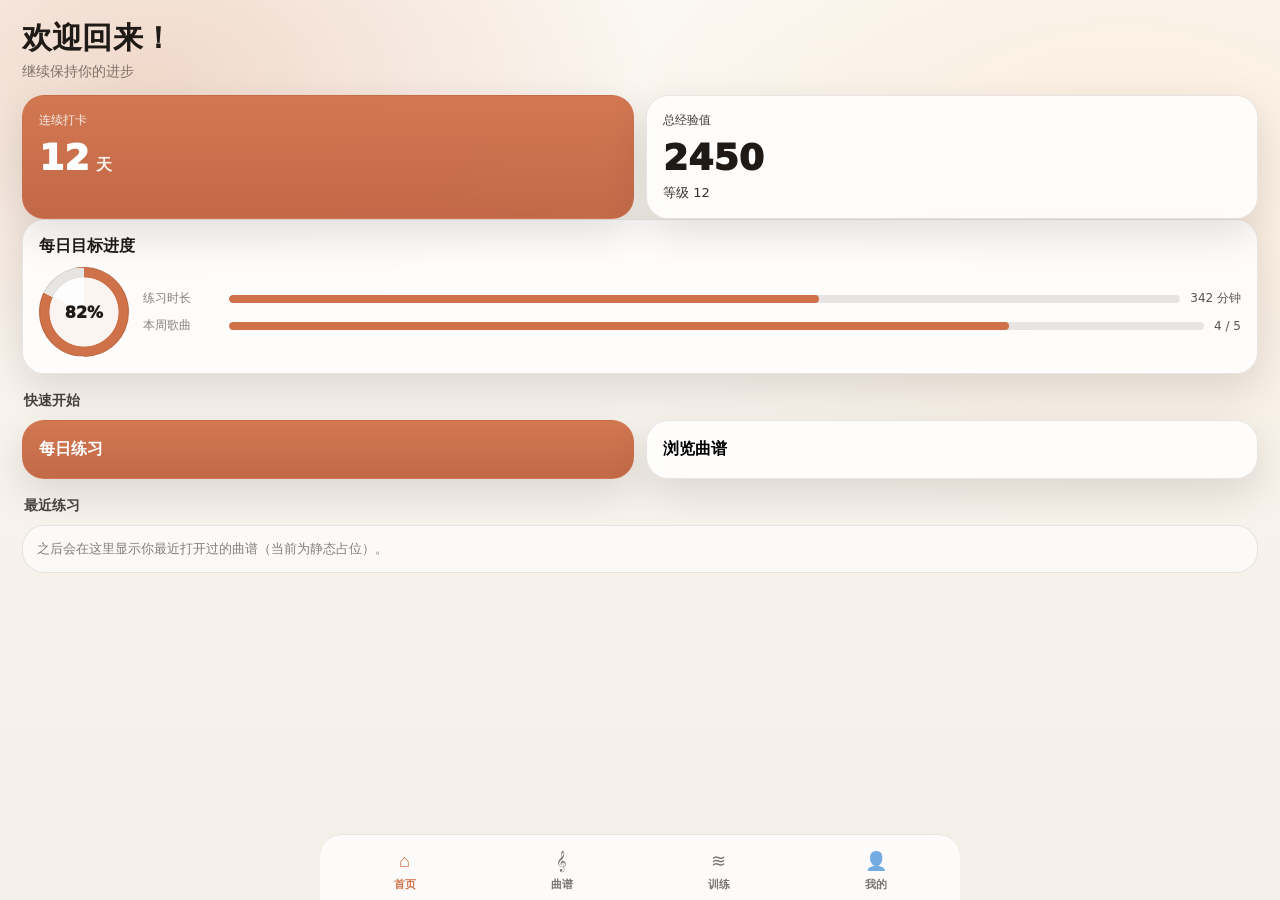
<file: index.html>
<!doctype html>
<html lang="zh-Hans">
  <head>
    <meta charset="utf-8" />
    <meta name="viewport" content="width=device-width, initial-scale=1, viewport-fit=cover" />
    <meta name="theme-color" content="#F4EFE8" />
    <meta name="apple-mobile-web-app-capable" content="yes" />
    <meta name="mobile-web-app-capable" content="yes" />
    <meta name="apple-mobile-web-app-status-bar-style" content="default" />

    <link rel="manifest" href="./manifest.webmanifest?v=15" />
    <link rel="icon" href="./assets/icon-192.png" />
    <link rel="apple-touch-icon" href="./assets/icon-192.png" />

    <title>吉他谱</title>
    <link rel="stylesheet" href="./styles.css?v=28" />
  </head>
  <body>
    <div id="app" class="app">
      <main class="pages" aria-label="页面">
        <!-- Home -->
        <section id="pageHome" class="page is-active" data-page="home" aria-label="首页">
          <div class="page__scroll">
            <div class="pageHead">
              <div class="pageHead__title">欢迎回来！</div>
              <div class="pageHead__sub">继续保持你的进步</div>
            </div>

            <div class="grid2">
              <div class="card card--accent">
                <div class="card__kpi">
                  <div class="kpi__label">连续打卡</div>
                  <div class="kpi__value">12<span class="kpi__unit">天</span></div>
                </div>
              </div>
              <div class="card">
                <div class="card__kpi">
                  <div class="kpi__label">总经验值</div>
                  <div class="kpi__value">2450</div>
                  <div class="kpi__sub">等级 12</div>
                </div>
              </div>
            </div>

            <div class="card">
              <div class="card__title">每日目标进度</div>
              <div class="progressRow">
                <div class="progressRing">
                  <div class="progressRing__val">82%</div>
                </div>
                <div class="progressStats">
                  <div class="statLine">
                    <div class="statLine__label">练习时长</div>
                    <div class="statLine__bar"><div class="statLine__fill" style="width: 62%"></div></div>
                    <div class="statLine__val">342 分钟</div>
                  </div>
                  <div class="statLine">
                    <div class="statLine__label">本周歌曲</div>
                    <div class="statLine__bar"><div class="statLine__fill" style="width: 80%"></div></div>
                    <div class="statLine__val">4 / 5</div>
                  </div>
                </div>
              </div>
            </div>

            <div class="sectionTitle">快速开始</div>
            <div class="grid2">
              <button id="btnGoPractice" class="cardBtn cardBtn--accent" type="button">每日练习</button>
              <button id="btnGoScores" class="cardBtn" type="button">浏览曲谱</button>
            </div>

            <div class="sectionTitle">最近练习</div>
            <div class="list">
              <div class="listItem muted">之后会在这里显示你最近打开过的曲谱（当前为静态占位）。</div>
            </div>
          </div>
        </section>

        <!-- Scores -->
        <section id="pageScores" class="page" data-page="scores" aria-label="曲谱">
          <div class="page__scroll">
            <div id="scoresHead" class="pageHead pageHead--row">
              <div>
                <div class="pageHead__title">曲谱库</div>
                <div class="pageHead__sub">支持本地导入，离线可用</div>
              </div>
              <button id="btnNewSong" class="pill pill--accent" type="button">新建曲谱</button>
            </div>

            <!-- Library mode -->
            <div id="scoresLibrary">
              <div class="search">
                <div class="search__icon" aria-hidden="true">🔎</div>
                <input id="searchInput" class="search__input" type="search" placeholder="搜索歌名或者艺术家..." />
              </div>

              <div class="chips">
                <button id="btnFilterAll" class="chip is-active" type="button">全部曲谱</button>
                <button id="btnFilterFav" class="chip" type="button">我的收藏</button>
                <button id="btnFilterRecent" class="chip" type="button">最近练习</button>
                <button id="btnImportHelp" class="chip chip--ghost" type="button">支持格式</button>
                <button id="btnClearAll" class="chip chip--danger" type="button">清空曲库</button>
              </div>

              <div class="sectionTitle sectionTitle--icon">
                <span class="sectionTitle__icon" aria-hidden="true">📈</span>
                热门曲谱
              </div>
              <div id="featuredList" class="hScroll" aria-label="热门曲谱列表"></div>
              <div id="featuredEmpty" class="muted" hidden>创建一些曲谱后，这里会显示你常用的曲谱。</div>

              <div class="sectionTitle">全部歌曲</div>
              <div id="libraryEmpty" class="empty" hidden>
                <div class="empty__title">还没有创建曲谱</div>
                <div class="empty__sub">点击右上角“新建曲谱”开始</div>
              </div>
              <div id="libraryList" class="list" role="list"></div>
            </div>

            <!-- 曲谱详情已移动到独立页面（pageScoreDetail） -->
          </div>
        </section>

        <!-- Score Detail -->
        <section id="pageScoreDetail" class="page" data-page="score" aria-label="曲谱详情">
          <div id="scoreDetailScroll" class="page__scroll">
            <div class="detailHead detailHead--sticky">
              <button id="btnBackToLibrary" class="navBtn" type="button" aria-label="返回">‹</button>
              <div class="detailHead__meta">
                <div id="detailTitle" class="detailHead__title">曲谱</div>
                <div id="detailSub" class="detailHead__sub">本地 · 0 页</div>
              </div>
              <div class="detailHead__actions">
                <button id="btnImportPages" class="navPill navPill--accent" type="button">导入页面</button>
                <button id="btnDeleteSong" class="navPill" type="button">删除曲谱</button>
              </div>
            </div>

            <input
              id="importPagesFiles"
              type="file"
              multiple
              accept=".txt,.tab,.pro,.chopro,.md,.pdf,image/*"
              class="fileInput"
            />

            <div class="detailQuick detailQuick--sticky">
              <button id="btnMetronome" class="navPill" type="button">收起节拍器</button>
            </div>

            <div id="metronomeControls" class="metro">
              <div class="metro__row">
                <div class="metro__label">BPM</div>
                <input id="metroBpm" type="range" min="40" max="240" step="1" value="100" />
                <div id="metroBpmText" class="metro__value">100</div>
              </div>
              <div class="metro__row">
                <div class="metro__label">拍号</div>
                <select id="metroBeats" class="select">
                  <option value="2">2/4</option>
                  <option value="3">3/4</option>
                  <option value="4" selected>4/4</option>
                  <option value="5">5/4</option>
                  <option value="6">6/8</option>
                  <option value="7">7/8</option>
                  <option value="8">8/8</option>
                  <option value="9">9/8</option>
                  <option value="10">10/8</option>
                  <option value="12">12/8</option>
                </select>
                <label class="check">
                  <input id="metroAccent" type="checkbox" checked />
                  <span>重音</span>
                </label>
                <div id="metroPulse" class="metro__pulse" aria-label="节拍指示"></div>
              </div>
              <div class="metro__row">
                <button id="btnMetroToggle" class="btn btn--primary btn--sm" type="button">开始</button>
                <button id="btnMetroTap" class="btn btn--ghost btn--sm" type="button">点按测速</button>
                <button id="btnMetroStop" class="btn btn--ghost btn--sm" type="button">停止</button>
              </div>
            </div>

            <!-- Auto-scroll: floating dock (right side) -->
            <div class="scrollDock" aria-label="自动滚动面板">
              <button id="btnAutoScroll" class="navPill navPill--accent scrollDock__btn" type="button">自动滚动</button>
              <div id="scrollControls" class="scrollControls scrollDock__panel" hidden>
                <div class="scrollControls__row">
                  <div class="scrollControls__label">预设</div>
                  <div class="scrollPresets" role="group" aria-label="滚动速度预设">
                    <button id="scrollPresetSlow" class="chip chip--ghost chip--sm" type="button">慢</button>
                    <button id="scrollPresetNormal" class="chip chip--ghost chip--sm is-active" type="button">标准</button>
                    <button id="scrollPresetFast" class="chip chip--ghost chip--sm" type="button">快</button>
                  </div>
                </div>
                <div class="scrollControls__row">
                  <div class="scrollControls__label">速度</div>
                  <input id="scrollSpeed" type="range" min="0" max="12" step="0.25" value="2.5" />
                  <div id="scrollSpeedText" class="scrollControls__value">2.5</div>
                </div>
                <div class="scrollControls__row">
                  <button id="btnScrollStop" class="btn btn--ghost btn--sm" type="button">停止</button>
                  <button id="btnScrollTop" class="btn btn--ghost btn--sm" type="button">回到顶部</button>
                  <button id="btnScrollBottom" class="btn btn--ghost btn--sm" type="button">到底部</button>
                </div>
              </div>
            </div>

            <div id="sheet" class="sheet" tabindex="0" aria-label="谱面内容">
              <pre id="sheetText" class="sheet__text" hidden></pre>
              <div id="sheetBinary" class="sheet__binary" hidden></div>
            </div>

            <div class="sectionTitle">页面</div>
            <div id="pagesEmpty" class="empty">
              <div class="empty__title">还没有页面</div>
              <div class="empty__sub">点击“导入页面”选择 2-3 张图片或 PDF</div>
            </div>
            <div id="pagesList" class="list" role="list"></div>
          </div>
        </section>

        <!-- Practice -->
        <section id="pagePractice" class="page" data-page="practice" aria-label="训练">
          <div class="page__scroll">
            <div class="pageHead">
              <div class="pageHead__title">每日练习</div>
              <div class="pageHead__sub">循序渐进提升技能</div>
            </div>

            <div class="grid2">
              <div class="card card--accent">
                <div class="card__kpi">
                  <div class="kpi__label">连续打卡</div>
                  <div class="kpi__value">12<span class="kpi__unit">天</span></div>
                </div>
              </div>
              <div class="card">
                <div class="card__kpi">
                  <div class="kpi__label">今日经验</div>
                  <div class="kpi__value">1950</div>
                </div>
              </div>
            </div>

            <div class="card">
              <div class="card__title">每日目标</div>
              <div class="bar">
                <div class="bar__fill" style="width: 65%"></div>
              </div>
              <div class="muted">还差 1050 XP</div>
            </div>

            <div class="sectionRow">
              <div class="sectionTitle" style="margin:0">快速训练</div>
              <button id="btnPracticeCustomize" class="sectionAction" type="button">＋ 自定义</button>
            </div>
            <div id="quickPlanList" class="list" aria-label="快速训练列表"></div>

            <div class="sectionTitle">练习项目</div>
            <div id="exerciseList" class="list" aria-label="练习项目列表"></div>

            <div class="goodJob" role="note" aria-label="鼓励卡片">
              <div class="goodJob__icon">★</div>
              <div class="goodJob__title">你做得很棒！</div>
              <div class="goodJob__sub">再完成 3 个练习就能达成今日目标</div>
            </div>
          </div>
        </section>

        <!-- Plan builder -->
        <section id="pagePlan" class="page" data-page="plan" aria-label="创建训练计划">
          <div class="page__scroll">
            <div class="planHead">
              <button id="btnPlanBack" class="navBtn" type="button" aria-label="返回">‹</button>
              <div class="planHead__title">创建训练计划</div>
              <button id="btnPlanSave" class="pill pill--accent" type="button">保存</button>
            </div>

            <div class="card planName">
              <input id="planNameInput" class="planName__input" type="text" placeholder="我的自定义训练" maxlength="40" />
            </div>

            <div class="planSummary">
              <div class="planSummary__title">你的训练内容</div>
              <div id="planSummaryText" class="planSummary__sub">0 个练习 · 总计 0 分钟</div>
            </div>

            <div class="planDrop">
              <div id="planSelectedEmpty" class="planDrop__empty">
                <div class="planDrop__plus">＋</div>
                <div class="planDrop__text">从下方添加练习来构建你的训练计划</div>
              </div>
              <div id="planSelectedList" class="list" hidden></div>
            </div>

            <div class="sectionTitle">添加练习</div>
            <div class="search">
              <div class="search__icon" aria-hidden="true">🔎</div>
              <input id="planSearch" class="search__input" type="search" placeholder="搜索练习..." />
            </div>
            <div id="planAddList" class="list" aria-label="可添加练习列表"></div>
          </div>
        </section>

        <!-- Exercise detail (Training) -->
        <section id="pageExercise" class="page" data-page="exercise" aria-label="练习详情">
          <div class="page__scroll">
            <div class="exHead">
              <button id="btnExerciseBack" class="navBtn" type="button" aria-label="返回">‹</button>
              <div class="exHead__meta">
                <div id="exerciseTitle" class="exHead__title">五声音阶</div>
                <div id="exerciseSub" class="exHead__sub">小调五声音阶第一把位</div>
              </div>
              <div class="exHead__xp">⚡ <span id="exerciseXp">+100</span> XP</div>
            </div>

            <div class="exProgress">
              <div class="exProgress__row">
                <div id="exerciseStep" class="exProgress__step">进度：1 / 12</div>
                <div id="exercisePct" class="exProgress__pct">0%</div>
              </div>
              <div class="bar"><div id="exerciseBar" class="bar__fill" style="width: 0%"></div></div>
            </div>

            <div class="detailQuick exTools">
              <button id="exBtnMetronome" class="navPill" type="button">收起节拍器</button>
            </div>

            <div id="exMetronomeControls" class="metro">
              <div class="metro__row">
                <div class="metro__label">BPM</div>
                <input id="exMetroBpm" type="range" min="40" max="240" step="1" value="80" />
                <div id="exMetroBpmText" class="metro__value">80</div>
              </div>
              <div class="metro__row">
                <div class="metro__label">拍号</div>
                <select id="exMetroBeats" class="select">
                  <option value="2">2/4</option>
                  <option value="3">3/4</option>
                  <option value="4" selected>4/4</option>
                  <option value="5">5/4</option>
                  <option value="6">6/8</option>
                  <option value="7">7/8</option>
                  <option value="8">8/8</option>
                  <option value="9">9/8</option>
                  <option value="10">10/8</option>
                  <option value="12">12/8</option>
                </select>
                <label class="check">
                  <input id="exMetroAccent" type="checkbox" checked />
                  <span>重音</span>
                </label>
                <div id="exMetroPulse" class="metro__pulse" aria-label="节拍指示"></div>
              </div>
              <div class="metro__row">
                <button id="exBtnMetroToggle" class="btn btn--primary btn--sm" type="button">开始</button>
                <button id="exBtnMetroTap" class="btn btn--ghost btn--sm" type="button">点按测速</button>
                <button id="exBtnMetroStop" class="btn btn--ghost btn--sm" type="button">停止</button>
              </div>
            </div>

            <div id="exerciseKeyCard" class="card exKeyCard">
              <div class="exKeyCard__row">
                <div class="exKeyCard__label">调型选择</div>
                <div class="exKeyCard__right">速度：<span id="exerciseBpmText">80</span> BPM</div>
              </div>
              <div id="exerciseKeys" class="exKeys" role="group" aria-label="调型选择"></div>
            </div>

            <div class="card exFretCard">
              <div class="exFretCard__title">吉他指板</div>
              <div id="fretWrap" class="fretWrap" aria-label="吉他指板区域">
                <div id="fretboard" class="fretboard" aria-label="指板"></div>
              </div>
              <div class="exLegend">
                <div class="exDot"></div>
                <div class="muted" style="font-weight:900">当前音符（弹对会点亮）</div>
                <div id="micStatus" class="micStatus">麦克风：未开启</div>
              </div>
            </div>

            <div class="card exNotes">
              <div class="card__title">练习要点</div>
              <ul id="exerciseBullets" class="exBullets"></ul>
            </div>
          </div>

          <div class="exMicDock" aria-label="麦克风控制">
            <button id="btnMicToggle" class="navPill" type="button" aria-label="麦克风">麦克风</button>
          </div>
        </section>

        <!-- Me -->
        <section id="pageMe" class="page" data-page="me" aria-label="我的">
          <div class="page__scroll">
            <div class="pageHead">
              <div class="pageHead__title">个人中心</div>
              <div class="pageHead__sub">你的吉他之旅</div>
            </div>

            <div class="card card--accent">
              <div class="profileHero">
                <div class="profileHero__left">
                  <div class="avatar" aria-hidden="true">🎸</div>
                  <div>
                    <div class="profileHero__name">吉他学习者</div>
                    <div class="profileHero__sub">等级 12 · 12450 XP</div>
                  </div>
                </div>
                <button class="gearBtn" type="button" disabled aria-label="设置">⚙</button>
              </div>
            </div>

            <div class="grid3">
              <div class="miniCard">
                <div class="miniCard__num">12</div>
                <div class="miniCard__label">连续天数</div>
              </div>
              <div class="miniCard">
                <div class="miniCard__num">23</div>
                <div class="miniCard__label">学会歌曲</div>
              </div>
              <div class="miniCard">
                <div class="miniCard__num">87</div>
                <div class="miniCard__label">练习时长</div>
              </div>
            </div>

            <div class="sectionTitle sectionTitle--icon">
              <span class="sectionTitle__icon" aria-hidden="true">🏅</span>
              最近成就
            </div>
            <div class="list">
              <div class="achievement">
                <div class="achievement__icon">🏵</div>
                <div class="achievement__meta">
                  <div class="achievement__title">每周勇士</div>
                  <div class="achievement__sub">连续 7 天打卡 · 2 天前</div>
                </div>
              </div>
              <div class="achievement">
                <div class="achievement__icon">🏵</div>
                <div class="achievement__meta">
                  <div class="achievement__title">速度恶魔</div>
                  <div class="achievement__sub">完成 150 BPM 练习 · 5 天前</div>
                </div>
              </div>
              <div class="achievement">
                <div class="achievement__icon">🏵</div>
                <div class="achievement__meta">
                  <div class="achievement__title">曲目大师</div>
                  <div class="achievement__sub">学会 20 首歌曲 · 1 周前</div>
                </div>
              </div>
            </div>

            <div class="sectionTitle sectionTitle--icon">
              <span class="sectionTitle__icon" aria-hidden="true">⚙</span>
              设置
            </div>
            <div class="settingsCard">
              <button class="settingsRow" type="button" disabled>
                <div class="settingsRow__icon">☀</div>
                <div class="settingsRow__meta">
                  <div class="settingsRow__title">深色模式</div>
                  <div class="settingsRow__sub">已关闭</div>
                </div>
                <div class="settingsRow__right">
                  <div class="switch is-off" aria-hidden="true"></div>
                </div>
              </button>

              <button class="settingsRow" type="button" disabled>
                <div class="settingsRow__icon">🔔</div>
                <div class="settingsRow__meta">
                  <div class="settingsRow__title">通知提醒</div>
                  <div class="settingsRow__sub">每日提醒和更新</div>
                </div>
                <div class="settingsRow__right">
                  <div class="switch is-on" aria-hidden="true"></div>
                </div>
              </button>

              <button class="settingsRow" type="button" disabled>
                <div class="settingsRow__icon">📈</div>
                <div class="settingsRow__meta">
                  <div class="settingsRow__title">练习统计</div>
                  <div class="settingsRow__sub">查看详细进度</div>
                </div>
                <div class="settingsRow__chev">›</div>
              </button>

              <button class="settingsRow" type="button" disabled>
                <div class="settingsRow__icon">♪</div>
                <div class="settingsRow__meta">
                  <div class="settingsRow__title">音乐库</div>
                  <div class="settingsRow__sub">管理你的曲谱和歌曲</div>
                </div>
                <div class="settingsRow__chev">›</div>
              </button>

              <button id="btnOpenTuner" class="settingsRow" type="button">
                <div class="settingsRow__icon">🎚</div>
                <div class="settingsRow__meta">
                  <div class="settingsRow__title">调音器</div>
                  <div class="settingsRow__sub">调整你的吉他音准</div>
                </div>
                <div class="settingsRow__chev">›</div>
              </button>

              <button class="settingsRow settingsRow--danger" type="button" disabled>
                <div class="settingsRow__icon">⟲</div>
                <div class="settingsRow__meta">
                  <div class="settingsRow__title">退出登录</div>
                  <div class="settingsRow__sub">（占位）</div>
                </div>
                <div class="settingsRow__chev">›</div>
              </button>
            </div>

            <div class="muted" style="text-align:center; margin-top: 14px;">加入时间 2026年1月</div>
          </div>
        </section>

        <!-- Tuner -->
        <section id="pageTuner" class="page" data-page="tuner" aria-label="调弦工具">
          <div class="page__scroll">
            <div class="planHead">
              <button id="btnTunerBack" class="navBtn" type="button" aria-label="返回">‹</button>
              <div class="planHead__title">调弦工具</div>
              <button id="btnTunerMode" class="pill" type="button">自定义模式</button>
            </div>
            <div class="muted" style="margin-top:-6px; margin-bottom: 12px;">选择预设调型或自定义调弦</div>

            <div class="card tunerModeCard">
              <div class="tunerModeCard__row">
                <div class="tunerModeCard__title">调弦模式</div>
                <button id="btnTunerPreset" class="pill pill--accent" type="button">预设模式</button>
              </div>
              <div id="tunerPresets" class="tunerPresets" aria-label="预设调弦列表"></div>
            </div>

            <div class="card tunerCurrent">
              <div class="tunerCurrent__label">当前调型</div>
              <div id="tunerCurrentName" class="tunerCurrent__name">标准调弦</div>
              <div id="tunerCurrentSub" class="tunerCurrent__sub">最常用的调弦</div>
            </div>

            <div class="card tunerStrings">
              <div class="card__title">吉他弦调音</div>
              <div id="tunerStringList" class="tunerStringList" aria-label="弦列表"></div>
            </div>

            <div class="card tunerListen">
              <div class="tunerListen__row">
                <div>
                  <div class="tunerListen__title">实时监听</div>
                  <div class="tunerListen__sub">打开麦克风显示当前音高（单音更准）</div>
                </div>
                <button id="btnTunerMic" class="pill pill--accent" type="button">开始监听</button>
              </div>
              <div class="tunerListen__readout">
                <div id="tunerMicNote" class="tunerListen__note">--</div>
                <div id="tunerMicHz" class="tunerListen__hz">-- Hz</div>
                <div id="tunerMicCents" class="tunerListen__cents">-- cents</div>
                <div class="tunerMeter" aria-label="音准指示">
                  <div class="tunerMeter__center" aria-hidden="true"></div>
                  <div id="tunerPointer" class="tunerMeter__pointer" aria-hidden="true"></div>
                </div>
              </div>
            </div>

            <div class="card tunerTips">
              <div class="card__title">调弦提示</div>
              <ul class="exBullets">
                <li>点击音量图标播放参考音，根据音高调弦</li>
                <li>顺时针拧紧弦钮会升高音高，逆时针会降低</li>
                <li>建议从低音弦（第6弦）开始调起</li>
                <li>新换的弦需要多次调整才能稳定</li>
              </ul>
            </div>
          </div>
        </section>

        <!-- (Reader merged into Scores Detail) -->
      </main>

      <nav class="tabbar" aria-label="底部导航">
        <button class="tab is-active" data-tab="home" type="button" aria-label="首页">
          <div class="tab__icon">⌂</div>
          <div class="tab__label">首页</div>
        </button>
        <button class="tab" data-tab="scores" type="button" aria-label="曲谱">
          <div class="tab__icon">𝄞</div>
          <div class="tab__label">曲谱</div>
        </button>
        <button class="tab" data-tab="practice" type="button" aria-label="训练">
          <div class="tab__icon">≋</div>
          <div class="tab__label">训练</div>
        </button>
        <button class="tab" data-tab="me" type="button" aria-label="我的">
          <div class="tab__icon">👤</div>
          <div class="tab__label">我的</div>
        </button>
      </nav>

      <dialog id="dialog" class="dialog">
        <div class="dialog__title" id="dialogTitle">提示</div>
        <div class="dialog__body" id="dialogBody"></div>
        <div class="dialog__actions">
          <button id="dialogClose" class="pill pill--accent" type="button">关闭</button>
        </div>
      </dialog>
    </div>

    <script src="./app.js?v=28" type="module"></script>
  </body>
</html>
</file>
<file: styles.css>
:root {
  --bg: #f4efe8;
  --bg2: #fbf7f1;
  --ink: #1f1a16;
  --muted: rgba(31, 26, 22, 0.55);
  --line: rgba(31, 26, 22, 0.10);
  --card: rgba(255, 255, 255, 0.82);
  --card2: rgba(255, 255, 255, 0.92);
  --shadow: 0 14px 40px rgba(17, 12, 8, 0.12);

  --accent: #cf7149;
  --accentInk: #ffffff;
  --accentSoft: rgba(207, 113, 73, 0.16);
  --danger: #d94141;
  --dangerSoft: rgba(217, 65, 65, 0.12);

  --r1: 22px;
  --r2: 16px;
  --tap: 44px;
  --sheetFontSize: 20px;

  --mono: ui-monospace, SFMono-Regular, Menlo, Monaco, Consolas, "Liberation Mono", "Courier New", monospace;
  --sans: ui-sans-serif, system-ui, -apple-system, Segoe UI, Roboto, Arial, "Noto Sans", "PingFang SC", "Hiragino Sans GB", "Microsoft Yahei", sans-serif;
}

* { box-sizing: border-box; }
html, body { height: 100%; }
body {
  margin: 0;
  font-family: var(--sans);
  color: var(--ink);
  background:
    radial-gradient(900px 560px at 12% 8%, rgba(207, 113, 73, 0.22), transparent 55%),
    radial-gradient(880px 600px at 88% 20%, rgba(255, 204, 153, 0.22), transparent 58%),
    linear-gradient(180deg, var(--bg2), var(--bg));
  overflow: hidden;
}

.app {
  height: 100%;
  display: flex;
  flex-direction: column;
}

.pages {
  flex: 1;
  position: relative;
  overflow: hidden;
  padding-bottom: calc(72px + env(safe-area-inset-bottom));
}

.page {
  position: absolute;
  inset: 0;
  opacity: 0;
  pointer-events: none;
  transform: translateY(10px);
  transition: opacity 160ms ease, transform 160ms ease;
}
.page.is-active {
  opacity: 1;
  pointer-events: auto;
  transform: translateY(0);
}

.page__scroll {
  height: 100%;
  overflow: auto;
  padding: calc(18px + env(safe-area-inset-top)) 16px 16px 16px;
}

.pageHead { margin-bottom: 14px; }
.pageHead--row { display: flex; align-items: center; justify-content: space-between; gap: 12px; }
.pageHead__title { font-size: 30px; font-weight: 850; letter-spacing: 0.2px; }
.pageHead__sub { margin-top: 4px; font-size: 14px; color: var(--muted); }

.sectionTitle {
  margin: 18px 2px 10px 2px;
  font-size: 14px;
  font-weight: 800;
  color: rgba(31, 26, 22, 0.82);
}
.sectionRow {
  margin: 18px 2px 10px 2px;
  display: flex;
  align-items: center;
  justify-content: space-between;
  gap: 12px;
}
.sectionAction {
  height: 34px;
  padding: 0 12px;
  border-radius: 14px;
  border: 1px solid rgba(31, 26, 22, 0.10);
  background: rgba(255, 255, 255, 0.72);
  font-weight: 900;
  color: rgba(31, 26, 22, 0.78);
  cursor: pointer;
}
.sectionAction:active { transform: translateY(1px); }
.sectionTitle--icon { display: inline-flex; align-items: center; gap: 8px; }
.sectionTitle__icon { opacity: 0.75; }

.grid2 { display: grid; grid-template-columns: 1fr 1fr; gap: 12px; }
.grid3 { display: grid; grid-template-columns: 1fr 1fr 1fr; gap: 12px; }
@media (max-width: 420px) {
  .grid3 { grid-template-columns: 1fr 1fr; }
}

.card {
  border: 1px solid var(--line);
  border-radius: var(--r1);
  background: var(--card);
  box-shadow: var(--shadow);
  padding: 16px;
}
.card--accent {
  background: linear-gradient(180deg, rgba(207, 113, 73, 0.95), rgba(191, 97, 63, 0.95));
  color: var(--accentInk);
  border-color: rgba(207, 113, 73, 0.30);
}
.card__title { font-weight: 850; margin-bottom: 10px; }

.cardBtn {
  text-align: left;
  border: 1px solid var(--line);
  border-radius: var(--r1);
  background: var(--card);
  box-shadow: var(--shadow);
  padding: 18px 16px;
  font-size: 16px;
  font-weight: 850;
  cursor: pointer;
}
.cardBtn--accent {
  background: linear-gradient(180deg, rgba(207, 113, 73, 0.95), rgba(191, 97, 63, 0.95));
  color: var(--accentInk);
  border-color: rgba(207, 113, 73, 0.30);
}
.cardBtn:active { transform: translateY(1px); }

.kpi__label { font-size: 12px; opacity: 0.86; }
.kpi__value { margin-top: 8px; font-size: 36px; font-weight: 950; letter-spacing: 0.2px; }
.kpi__unit { font-size: 16px; font-weight: 800; margin-left: 6px; opacity: 0.9; }
.kpi__sub { margin-top: 6px; font-size: 13px; opacity: 0.9; }

.progressRow { display: flex; gap: 14px; align-items: center; }
.progressRing {
  width: 90px;
  height: 90px;
  border-radius: 999px;
  display: grid;
  place-items: center;
  background:
    radial-gradient(circle at center, var(--card2) 55%, transparent 56%),
    conic-gradient(var(--accent) 0 82%, rgba(31,26,22,0.10) 82% 100%);
  border: 1px solid var(--line);
}
.progressRing__val { font-weight: 950; }
.progressStats { flex: 1; display: flex; flex-direction: column; gap: 10px; }
.statLine { display: grid; grid-template-columns: 76px 1fr auto; gap: 10px; align-items: center; }
.statLine__label { font-size: 12px; color: var(--muted); }
.statLine__bar { height: 8px; border-radius: 999px; background: rgba(31,26,22,0.10); overflow: hidden; }
.statLine__fill { height: 100%; border-radius: 999px; background: var(--accent); }
.statLine__val { font-size: 12px; color: rgba(31,26,22,0.75); font-variant-numeric: tabular-nums; }

.search {
  display: flex;
  align-items: center;
  gap: 10px;
  padding: 10px 12px;
  border-radius: 18px;
  border: 1px solid rgba(31, 26, 22, 0.10);
  background: rgba(255, 255, 255, 0.72);
  box-shadow: 0 8px 22px rgba(17, 12, 8, 0.06);
}
.search__icon { opacity: 0.5; }
.search__input {
  flex: 1;
  height: 34px;
  border: none;
  outline: none;
  background: transparent;
  font-size: 14px;
}

.chips {
  margin-top: 12px;
  display: flex;
  flex-wrap: wrap;
  gap: 10px;
}
.chip {
  height: 38px;
  padding: 0 14px;
  border-radius: 14px;
  border: 1px solid rgba(31, 26, 22, 0.10);
  background: rgba(255, 255, 255, 0.72);
  color: rgba(31, 26, 22, 0.78);
  font-weight: 850;
  cursor: pointer;
}
.chip.is-active {
  background: var(--accent);
  border-color: rgba(207, 113, 73, 0.35);
  color: var(--accentInk);
}
.chip--ghost { background: rgba(255, 255, 255, 0.28); }
.chip--sm {
  height: 32px;
  padding: 0 12px;
  border-radius: 12px;
  font-size: 12px;
  font-weight: 900;
}
.chip--danger { background: var(--dangerSoft); border-color: rgba(217, 65, 65, 0.28); color: rgba(140, 25, 25, 0.95); }
.chip:active { transform: translateY(1px); }

.pill {
  height: 42px;
  padding: 0 16px;
  border-radius: 16px;
  display: inline-flex;
  align-items: center;
  justify-content: center;
  gap: 8px;
  border: 1px solid rgba(31, 26, 22, 0.10);
  background: rgba(255, 255, 255, 0.72);
  font-weight: 900;
  cursor: pointer;
  user-select: none;
}
.pill--accent {
  border-color: rgba(207, 113, 73, 0.32);
  background: var(--accent);
  color: var(--accentInk);
}
.pill input[type="file"] { position: absolute; inset: 0; opacity: 0; cursor: pointer; }
.pill { position: relative; overflow: hidden; }

.hScroll {
  display: grid;
  grid-auto-flow: column;
  grid-auto-columns: minmax(180px, 240px);
  gap: 12px;
  overflow-x: auto;
  padding-bottom: 6px;
}
.hCard {
  border: 1px solid rgba(31, 26, 22, 0.10);
  border-radius: var(--r1);
  background: rgba(207, 113, 73, 0.14);
  padding: 14px;
  min-height: 84px;
  cursor: pointer;
}
.hCard__title {
  font-weight: 950;
  white-space: nowrap;
  overflow: hidden;
  text-overflow: ellipsis;
}
.hCard__sub { margin-top: 6px; font-size: 12px; color: rgba(31, 26, 22, 0.62); }

.empty {
  margin-top: 14px;
  border: 1px dashed rgba(31, 26, 22, 0.16);
  border-radius: var(--r1);
  padding: 18px;
  background: rgba(255, 255, 255, 0.55);
}
.empty__title { font-weight: 950; }
.empty__sub { margin-top: 6px; color: var(--muted); font-size: 13px; }

.list { display: flex; flex-direction: column; gap: 12px; }

.songRow {
  border: 1px solid rgba(31, 26, 22, 0.10);
  border-radius: var(--r1);
  background: rgba(255, 255, 255, 0.72);
  box-shadow: 0 10px 26px rgba(17, 12, 8, 0.08);
  padding: 14px;
  display: flex;
  align-items: center;
  gap: 12px;
  cursor: pointer;
}
.songRow:active { transform: translateY(1px); }
.songIcon {
  width: 44px;
  height: 44px;
  border-radius: 16px;
  background: rgba(207, 113, 73, 0.24);
  display: grid;
  place-items: center;
  font-size: 18px;
}
.songMeta { flex: 1; min-width: 0; }
.songTitle { font-weight: 950; white-space: nowrap; overflow: hidden; text-overflow: ellipsis; }
.songSub { margin-top: 6px; font-size: 12px; color: rgba(31, 26, 22, 0.60); white-space: nowrap; overflow: hidden; text-overflow: ellipsis; }
.songBadges { display: flex; gap: 8px; align-items: center; }
.badge {
  height: 22px;
  padding: 0 10px;
  border-radius: 999px;
  border: 1px solid rgba(31, 26, 22, 0.10);
  background: rgba(207, 113, 73, 0.10);
  font-size: 12px;
  font-weight: 900;
  color: rgba(120, 52, 25, 0.95);
}
.starBtn {
  width: 36px;
  height: 36px;
  border-radius: 12px;
  border: 1px solid rgba(31, 26, 22, 0.10);
  background: rgba(255, 255, 255, 0.75);
  cursor: pointer;
}
.starBtn.is-on { background: rgba(255, 204, 153, 0.45); border-color: rgba(207, 113, 73, 0.20); }

.editBtn {
  width: 36px;
  height: 36px;
  border-radius: 12px;
  border: 1px solid rgba(31, 26, 22, 0.10);
  background: rgba(255, 255, 255, 0.75);
  cursor: pointer;
  flex: 0 0 auto;
  display: grid;
  place-items: center;
  font-size: 16px;
  line-height: 1;
}

.deleteBtn {
  width: 36px;
  height: 36px;
  border-radius: 12px;
  border: 1px solid rgba(31, 26, 22, 0.10);
  background: rgba(255, 255, 255, 0.75);
  cursor: pointer;
  flex: 0 0 auto;
  display: grid;
  place-items: center;
  font-size: 16px;
  line-height: 1;
  color: rgba(140, 25, 25, 0.95);
}

.listItem {
  border: 1px solid rgba(31, 26, 22, 0.10);
  border-radius: var(--r1);
  background: rgba(255, 255, 255, 0.60);
  padding: 14px;
}

/* Settings card (Me) */
.settingsCard{
  border: 1px solid rgba(31, 26, 22, 0.10);
  border-radius: var(--r1);
  background: rgba(255,255,255,0.72);
  overflow: hidden;
  box-shadow: 0 10px 26px rgba(17,12,8,0.08);
}
.settingsRow{
  width: 100%;
  border: none;
  background: transparent;
  display: grid;
  grid-template-columns: 40px 1fr auto;
  gap: 12px;
  align-items: center;
  padding: 14px;
  cursor: pointer;
  text-align: left;
}
.settingsRow:disabled{ cursor: default; opacity: 0.7; }
.settingsRow + .settingsRow{ border-top: 1px solid rgba(31,26,22,0.08); }
.settingsRow__icon{
  width: 40px;
  height: 40px;
  border-radius: 14px;
  background: rgba(31,26,22,0.06);
  display: grid;
  place-items: center;
  font-weight: 900;
}
.settingsRow__title{ font-weight: 950; }
.settingsRow__sub{ margin-top: 6px; font-size: 12px; color: rgba(31,26,22,0.60); }
.settingsRow__chev{ font-size: 22px; color: rgba(31,26,22,0.38); }
.settingsRow--danger .settingsRow__title{ color: rgba(170, 25, 25, 0.95); }
.settingsRow--danger .settingsRow__icon{ background: rgba(217, 65, 65, 0.10); color: rgba(140, 25, 25, 0.95); }

.switch{
  width: 44px;
  height: 26px;
  border-radius: 999px;
  border: 1px solid rgba(31,26,22,0.10);
  background: rgba(31,26,22,0.08);
  position: relative;
}
.switch::after{
  content:"";
  width: 22px;
  height: 22px;
  border-radius: 999px;
  background: rgba(255,255,255,0.92);
  position: absolute;
  top: 1px;
  left: 1px;
  box-shadow: 0 10px 18px rgba(0,0,0,0.12);
}
.switch.is-on{ background: rgba(207,113,73,0.28); border-color: rgba(207,113,73,0.28); }
.switch.is-on::after{ left: 21px; }

/* Tuner */
.tunerModeCard{ padding: 14px; }
.tunerModeCard__row{ display:flex; justify-content:space-between; align-items:center; gap:12px; }
.tunerModeCard__title{ font-weight: 950; }
.tunerPresets{
  margin-top: 12px;
  display: grid;
  grid-template-columns: 1fr 1fr;
  gap: 10px;
}
@media (max-width: 380px){ .tunerPresets{ grid-template-columns: 1fr; } }
.tunerPreset{
  border: 1px solid rgba(31,26,22,0.10);
  border-radius: var(--r1);
  padding: 12px;
  background: rgba(31,26,22,0.06);
  cursor: pointer;
  text-align: left;
}
.tunerPreset.is-active{
  background: var(--accent);
  color: var(--accentInk);
  border-color: rgba(207,113,73,0.30);
}
.tunerPreset__title{ font-weight: 950; }
.tunerPreset__sub{ margin-top: 6px; font-size: 12px; opacity: 0.92; }

.tunerCurrent{ padding: 14px; background: rgba(207,113,73,0.12); border-color: rgba(207,113,73,0.18); }
.tunerCurrent__label{ font-size: 12px; font-weight: 900; color: rgba(31,26,22,0.62); }
.tunerCurrent__name{ margin-top: 8px; font-weight: 950; font-size: 16px; }
.tunerCurrent__sub{ margin-top: 6px; font-size: 12px; color: rgba(31,26,22,0.60); font-weight: 900; }

.tunerStrings{ padding: 14px; }
.tunerStringList{ margin-top: 10px; display:flex; flex-direction:column; gap: 10px; }
.tunerStringRow{
  display: grid;
  grid-template-columns: 64px 1fr 54px;
  gap: 10px;
  align-items: center;
  padding: 10px;
  border-radius: 18px;
  background: rgba(31,26,22,0.06);
  border: 1px solid rgba(31,26,22,0.08);
}
.tunerStringRow__label{ font-weight: 950; color: rgba(31,26,22,0.72); text-align:center; }
.tunerNotePill{
  height: 48px;
  border-radius: 18px;
  border: 1px solid rgba(31,26,22,0.10);
  background: rgba(255,255,255,0.74);
  display:flex;
  align-items:center;
  justify-content: space-between;
  padding: 0 12px;
  gap: 12px;
  min-width: 0;
}
.tunerNotePill__right{
  display:flex;
  flex-direction: column;
  align-items: flex-end;
  gap: 4px;
  min-width: 0;
}
.tunerOkBadge{
  display:inline-flex;
  align-items:center;
  justify-content:center;
  height: 20px;
  padding: 0 10px;
  border-radius: 999px;
  border: 1px solid rgba(71, 155, 108, 0.28);
  background: rgba(71, 155, 108, 0.14);
  color: rgba(31, 26, 22, 0.85);
  font-size: 12px;
  font-weight: 950;
  white-space: nowrap;
}
.tunerStringRow.is-ok{
  border-color: rgba(71, 155, 108, 0.28);
  background: rgba(71, 155, 108, 0.08);
}
.tunerStringRow.is-ok .tunerNotePill{
  border-color: rgba(71, 155, 108, 0.28);
  background: rgba(255, 255, 255, 0.82);
}
.tunerStringRow.is-active{
  border-color: rgba(207,113,73,0.32);
  box-shadow: 0 18px 34px rgba(207,113,73,0.10);
}
.tunerNotePill__note{ font-weight: 950; font-size: 18px; }
.tunerNotePill__hz{ font-size: 12px; font-weight: 900; color: rgba(31,26,22,0.60); }
.tunerSelect{
  height: 38px;
  border-radius: 14px;
  border: 1px solid rgba(31,26,22,0.10);
  background: rgba(255,255,255,0.78);
  font-weight: 950;
  padding: 0 10px;
}
.toneBtn{
  width: 54px;
  height: 54px;
  border-radius: 18px;
  border: 1px solid rgba(207,113,73,0.30);
  background: rgba(207,113,73,0.16);
  cursor: pointer;
  font-weight: 950;
}
.toneBtn.is-playing{
  animation: tonePulse 700ms ease-in-out infinite;
}
@keyframes tonePulse{
  0%{ transform: scale(1); box-shadow: none; }
  50%{ transform: scale(1.03); box-shadow: 0 12px 26px rgba(207,113,73,0.20); }
  100%{ transform: scale(1); box-shadow: none; }
}

.tunerListen{ padding: 14px; }
.tunerListen__row{ display:flex; justify-content:space-between; align-items:center; gap:12px; }
.tunerListen__title{ font-weight: 950; }
.tunerListen__sub{ margin-top: 6px; font-size: 12px; color: rgba(31,26,22,0.60); font-weight: 900; }
.tunerListen__readout{
  margin-top: 12px;
  display: grid;
  grid-template-columns: 1fr 1fr 1fr;
  gap: 10px;
  text-align: center;
}
.tunerListen__note{ font-weight: 950; font-size: 18px; }
.tunerListen__hz, .tunerListen__cents{ font-size: 12px; color: rgba(31,26,22,0.62); font-weight: 900; }
.tunerMeter{
  grid-column: 1 / -1;
  position: relative;
  height: 10px;
  border-radius: 999px;
  background: rgba(31, 26, 22, 0.10);
  overflow: hidden;
  margin-top: 6px;
}
.tunerMeter__center{
  position:absolute;
  left: 50%;
  top: 0;
  width: 2px;
  height: 100%;
  transform: translateX(-50%);
  background: rgba(31, 26, 22, 0.35);
}
.tunerMeter__pointer{
  position: absolute;
  top: -5px;
  left: 50%;
  width: 4px;
  height: 20px;
  transform: translateX(-50%);
  border-radius: 2px;
  background: var(--accent);
  box-shadow: 0 8px 18px rgba(207, 113, 73, 0.30);
  transition: left 60ms linear;
}

.listCard {
  border: 1px solid rgba(31, 26, 22, 0.10);
  border-radius: var(--r1);
  background: rgba(255, 255, 255, 0.72);
  padding: 14px;
  display: flex;
  align-items: center;
  justify-content: space-between;
  gap: 12px;
}
.listCard__title { font-weight: 950; }
.listCard__sub { margin-top: 6px; font-size: 12px; color: rgba(31, 26, 22, 0.60); }
.playBtn {
  width: 44px;
  height: 44px;
  border-radius: 999px;
  border: 1px solid rgba(207, 113, 73, 0.30);
  background: rgba(207, 113, 73, 0.16);
  font-weight: 900;
}

/* Exercise rows (Training) */
.exerciseRow {
  border: 1px solid rgba(31, 26, 22, 0.10);
  border-radius: var(--r1);
  background: rgba(255, 255, 255, 0.72);
  padding: 14px;
  display: grid;
  grid-template-columns: 52px 1fr auto;
  gap: 12px;
  align-items: center;
}
.exerciseRow__icon {
  width: 52px;
  height: 52px;
  border-radius: 18px;
  background: rgba(31, 26, 22, 0.06);
  border: 1px solid rgba(31, 26, 22, 0.06);
  display: grid;
  place-items: center;
  font-size: 18px;
}
.exerciseRow__title { font-weight: 950; }
.exerciseRow__desc { margin-top: 6px; font-size: 12px; color: rgba(31, 26, 22, 0.60); }
.exerciseRow__meta {
  margin-top: 10px;
  display: flex;
  gap: 10px;
  align-items: center;
  flex-wrap: wrap;
  font-size: 12px;
  color: rgba(31, 26, 22, 0.70);
  font-weight: 900;
}
.badge {
  height: 22px;
  padding: 0 10px;
  border-radius: 999px;
  display: inline-flex;
  align-items: center;
  border: 1px solid rgba(31, 26, 22, 0.08);
  background: rgba(31, 26, 22, 0.05);
}
.badge--easy { background: rgba(76, 175, 80, 0.14); border-color: rgba(76, 175, 80, 0.18); color: rgba(25, 110, 35, 0.95); }
.badge--mid { background: rgba(255, 193, 7, 0.16); border-color: rgba(255, 193, 7, 0.20); color: rgba(130, 85, 0, 0.95); }
.badge--hard { background: rgba(233, 30, 99, 0.12); border-color: rgba(233, 30, 99, 0.18); color: rgba(140, 0, 55, 0.95); }
.startBtn {
  height: 38px;
  padding: 0 16px;
  border-radius: 16px;
  border: 1px solid rgba(207, 113, 73, 0.30);
  background: var(--accent);
  color: var(--accentInk);
  font-weight: 950;
  cursor: pointer;
}

.goodJob {
  margin: 18px 0 6px 0;
  border: 1px solid rgba(31, 26, 22, 0.10);
  border-radius: var(--r1);
  background: rgba(207, 113, 73, 0.16);
  padding: 18px;
  text-align: center;
}
.goodJob__icon { font-size: 28px; color: rgba(207, 113, 73, 0.90); font-weight: 900; }
.goodJob__title { margin-top: 10px; font-weight: 950; }
.goodJob__sub { margin-top: 6px; color: rgba(31, 26, 22, 0.62); font-size: 13px; font-weight: 900; }

/* Plan builder */
.planHead {
  display: grid;
  grid-template-columns: 44px 1fr auto;
  gap: 10px;
  align-items: center;
  margin: 8px 0 14px 0;
}
.planHead__title { font-weight: 950; font-size: 18px; }
.planName { padding: 12px; }
.planName__input {
  width: 100%;
  height: 44px;
  border-radius: 16px;
  border: 1px solid rgba(31, 26, 22, 0.10);
  padding: 0 12px;
  font-size: 14px;
  font-weight: 950;
  outline: none;
  background: rgba(255,255,255,0.86);
}
.planSummary { margin: 14px 2px 10px 2px; }
.planSummary__title { font-weight: 950; }
.planSummary__sub { margin-top: 6px; color: rgba(31, 26, 22, 0.60); font-size: 13px; font-weight: 900; }
.planDrop {
  border: 1px dashed rgba(31, 26, 22, 0.14);
  border-radius: var(--r1);
  background: rgba(255, 255, 255, 0.55);
  padding: 14px;
  margin: 10px 0 18px 0;
}
.planDrop__empty { padding: 18px 10px; text-align: center; }
.planDrop__plus { font-size: 32px; font-weight: 900; color: rgba(31,26,22,0.35); }
.planDrop__text { margin-top: 8px; color: rgba(31,26,22,0.60); font-weight: 900; }

.addRow {
  border: 1px solid rgba(31, 26, 22, 0.10);
  border-radius: var(--r1);
  background: rgba(255, 255, 255, 0.72);
  padding: 14px;
  display: grid;
  grid-template-columns: 1fr auto;
  gap: 12px;
  align-items: center;
}
.addRow__title { font-weight: 950; }
.addRow__sub { margin-top: 6px; font-size: 12px; color: rgba(31, 26, 22, 0.60); }
.addRow__meta { margin-top: 10px; font-size: 12px; font-weight: 900; color: rgba(31,26,22,0.70); }
.addBtn {
  width: 44px;
  height: 44px;
  border-radius: 16px;
  border: 1px solid rgba(31, 26, 22, 0.10);
  background: rgba(255,255,255,0.78);
  font-weight: 950;
  cursor: pointer;
}

/* Exercise detail */
.exHead {
  display: grid;
  grid-template-columns: 44px 1fr auto;
  gap: 10px;
  align-items: center;
  margin: 8px 0 10px 0;
}
.exHead__title { font-weight: 950; font-size: 18px; }
.exHead__sub { margin-top: 6px; font-size: 12px; color: rgba(31,26,22,0.55); font-weight: 900; }
.exHead__xp { font-weight: 950; color: rgba(207,113,73,0.95); }
.exProgress { margin: 6px 0 14px 0; }
.exProgress__row { display: flex; justify-content: space-between; align-items: center; gap: 12px; margin-bottom: 8px; }
.exProgress__step, .exProgress__pct { font-size: 12px; color: rgba(31,26,22,0.62); font-weight: 900; }

.exKeyCard { padding: 14px; }
.exKeyCard__row { display: flex; justify-content: space-between; align-items: center; gap: 12px; }
.exKeyCard__label { font-weight: 950; }
.exKeyCard__right { color: rgba(31,26,22,0.62); font-size: 12px; font-weight: 900; }
.exKeys { margin-top: 12px; display: grid; grid-template-columns: repeat(4, minmax(0, 1fr)); gap: 10px; }
@media (max-width: 380px) { .exKeys { grid-template-columns: repeat(3, minmax(0, 1fr)); } }
.exKeyBtn {
  height: 40px;
  border-radius: 16px;
  border: 1px solid rgba(31,26,22,0.10);
  background: rgba(31,26,22,0.06);
  font-weight: 950;
  cursor: pointer;
}
.exKeyBtn.is-active { background: var(--accent); color: var(--accentInk); border-color: rgba(207,113,73,0.30); }

.exFretCard { padding: 14px; }
.exFretCard__title { font-weight: 950; margin-bottom: 10px; }
.fretWrap {
  border-radius: 18px;
  border: 1px solid rgba(31,26,22,0.10);
  background:
    radial-gradient(1200px 220px at 20% 20%, rgba(255,255,255,0.26), transparent 60%),
    radial-gradient(900px 260px at 85% 65%, rgba(0,0,0,0.12), transparent 58%),
    linear-gradient(180deg, rgba(110,64,38,0.88), rgba(82,47,27,0.92));
  overflow: hidden;
  padding: 10px;
  box-shadow: 0 16px 44px rgba(17, 12, 8, 0.16);
}
.fretboard {
  min-width: 0;
  width: 100%;
  position: relative;
  display: block;
}
.fretboard::before {
  /* nut */
  content: none;
  position: absolute;
  left: 12px;
  top: 4px;
  bottom: 4px;
  width: 10px;
  border-radius: 8px;
  background: linear-gradient(180deg, rgba(255,255,255,0.82), rgba(220,210,195,0.86));
  box-shadow: inset 0 0 0 1px rgba(31,26,22,0.18), 0 10px 26px rgba(0,0,0,0.18);
  opacity: 0.9;
  pointer-events: none;
}
.fretHeader {
  border-radius: 16px;
  background: rgba(255,255,255,0.06);
  border: 1px solid rgba(255,255,255,0.10);
  overflow: hidden;
}
.stringRow {
  position: relative;
  border-radius: 16px;
  background: rgba(255,255,255,0.04);
  border: 1px solid rgba(255,255,255,0.08);
  overflow: hidden;
}
.stringLine {
  position: absolute;
  left: 8px;
  right: 8px;
  top: 50%;
  height: 2px;
  transform: translateY(-50%);
  background: linear-gradient(90deg, rgba(240,230,220,0.70), rgba(190,180,170,0.64));
  box-shadow: 0 1px 0 rgba(0,0,0,0.20);
}
.fretGrid {
  position: relative;
  height: 100%;
  display: grid;
  grid-template-columns: 56px repeat(15, 1fr);
  align-items: center;
  padding: 0 8px;
  gap: 6px;
}
.openLabel {
  font-weight: 950;
  font-size: 12px;
  color: rgba(255,255,255,0.72);
  text-align: center;
}
.fretCell {
  position: relative;
  height: 100%;
  display: grid;
  place-items: center;
}
.fretCell::after {
  content: "";
  position: absolute;
  right: -3px;
  top: 8px;
  bottom: 8px;
  width: 1px;
  background: linear-gradient(180deg, rgba(255,255,255,0.16), rgba(0,0,0,0.14));
  opacity: 0.85;
}
.fretDot {
  width: 14px;
  height: 14px;
  border-radius: 999px;
  background: rgba(255,255,255,0.16);
  border: 1px solid rgba(255,255,255,0.14);
  opacity: 0.0;
  transform: scale(0.85);
  transition: opacity 120ms ease, transform 120ms ease, background 120ms ease, box-shadow 120ms ease;
}
.fretDot.is-note { opacity: 1; }
.fretDot.is-hit {
  opacity: 1;
  background: rgba(207,113,73,0.92);
  border-color: rgba(207,113,73,0.35);
  box-shadow: 0 10px 18px rgba(207,113,73,0.22);
  transform: scale(1.15);
}
.fretDot.is-root { background: rgba(255, 170, 90, 0.92); border-color: rgba(207,113,73,0.35); }

.fretNum {
  font-size: 11px;
  font-weight: 950;
  color: rgba(255,255,255,0.60);
  text-align: center;
}
.inlay {
  width: 10px;
  height: 10px;
  border-radius: 999px;
  background: rgba(255,255,255,0.14);
  border: 1px solid rgba(255,255,255,0.14);
  box-shadow: inset 0 0 0 1px rgba(0,0,0,0.18);
}
.inlay.inlay--double {
  width: 22px;
  height: 10px;
  border-radius: 999px;
  display: grid;
  grid-template-columns: 1fr 1fr;
  gap: 6px;
  background: transparent;
  border: none;
  box-shadow: none;
}
.inlay.inlay--double::before,
.inlay.inlay--double::after{
  content:"";
  width:10px;height:10px;border-radius:999px;
  background: rgba(255,255,255,0.14);
  border: 1px solid rgba(255,255,255,0.14);
  box-shadow: inset 0 0 0 1px rgba(0,0,0,0.18);
}

.exLegend { margin-top: 10px; display: flex; align-items: center; gap: 10px; justify-content: space-between; flex-wrap: wrap; }
.exDot { width: 14px; height: 14px; border-radius: 999px; background: rgba(207,113,73,0.92); }
.micStatus { font-size: 12px; font-weight: 900; color: rgba(31,26,22,0.62); }

.exNotes { padding: 14px; }
.exBullets { margin: 10px 0 0 18px; padding: 0; color: rgba(31,26,22,0.78); font-weight: 850; }
.exBullets li { margin: 8px 0; }

.exBottom {
  position: fixed;
  left: 0;
  right: 0;
  bottom: calc(66px + env(safe-area-inset-bottom));
  height: 74px;
  padding: 10px 14px;
  display: grid;
  grid-template-columns: 1fr auto 1fr;
  align-items: center;
  gap: 12px;
  background: rgba(255, 255, 255, 0.86);
  border-top: 1px solid rgba(31,26,22,0.10);
  backdrop-filter: blur(12px);
  z-index: 46;
}
.exTools {
  position: sticky;
  top: calc(12px + env(safe-area-inset-top));
  z-index: 18;
  margin: 0 0 12px 0;
}
.exMicDock{
  position: fixed;
  right: calc(12px + env(safe-area-inset-right));
  bottom: calc(78px + env(safe-area-inset-bottom));
  z-index: 46;
}

/* New fretboard layout (X: strings 1-6, Y: frets) */
.fb2{
  min-width: 520px;
  display: grid;
  grid-auto-rows: 44px;
  gap: 8px;
}
.fb2__row{
  display: grid;
  grid-template-columns: 52px repeat(6, minmax(0, 1fr));
  gap: 8px;
  align-items: center;
  border-radius: 16px;
  padding: 0 6px;
  background: rgba(255,255,255,0.04);
  border: 1px solid rgba(255,255,255,0.08);
  position: relative;
  overflow: hidden;
}
.fb2__row::after{
  /* fret wire (metal) */
  content:"";
  position:absolute;
  left: 52px;
  right: 10px;
  bottom: 6px;
  height: 3px;
  border-radius: 3px;
  background: linear-gradient(180deg, rgba(255,255,255,0.52), rgba(0,0,0,0.22));
  opacity: 0.75;
}
.fb2__row.is-inRange{
  background: rgba(255,255,255,0.06);
  border-color: rgba(255,255,255,0.14);
}
.fb2__hdr{
  background: rgba(255,255,255,0.06);
  border-color: rgba(255,255,255,0.14);
}
.fb2__hdr::after{ display:none; }
.fb2__fretLabel{
  font-weight: 950;
  font-size: 12px;
  color: rgba(255,255,255,0.70);
  text-align: center;
}
.fb2__cell{
  position: relative;
  height: 100%;
  border-radius: 14px;
  display: grid;
  align-items: center;
  justify-items: center;
}
.fb2__cell--hdr{
  color: rgba(255,255,255,0.80);
  font-weight: 950;
  font-size: 12px;
}
.fb2__cell::before{
  /* string line (vertical) */
  content:"";
  position:absolute;
  top: 6px;
  bottom: 6px;
  left: 50%;
  width: 2px;
  transform: translateX(-50%);
  background: linear-gradient(180deg, rgba(240,230,220,0.66), rgba(190,180,170,0.55));
  box-shadow: 0 1px 0 rgba(0,0,0,0.20);
  opacity: 0.85;
}
.fb2__hdr .fb2__cell::before{ opacity: 0.25; }
.fb2__tag{
  position: absolute;
  left: 6px;
  top: 50%;
  transform: translateY(-50%);
  font-size: 11px;
  font-weight: 950;
  color: rgba(255,255,255,0.78);
  padding: 4px 8px;
  border-radius: 999px;
  background: rgba(0,0,0,0.18);
  border: 1px solid rgba(255,255,255,0.10);
  backdrop-filter: blur(6px);
}
.fb2__dot{
  width: 14px;
  height: 14px;
  border-radius: 999px;
  background: rgba(255,255,255,0.16);
  border: 1px solid rgba(255,255,255,0.14);
  opacity: 0;
  transform: scale(0.9);
  transition: opacity 120ms ease, transform 120ms ease, background 120ms ease, box-shadow 120ms ease;
  z-index: 2;
}
.fb2__dot.is-note{ opacity: 1; }
.fb2__dot.is-root{
  background: rgba(255, 170, 90, 0.92);
  border-color: rgba(207,113,73,0.35);
}
.fb2__dot.is-hit{
  background: rgba(207,113,73,0.92);
  border-color: rgba(207,113,73,0.35);
  box-shadow: 0 10px 18px rgba(207,113,73,0.22);
  transform: scale(1.22);
  opacity: 1;
}

/* Fretboard (lying guitar): rows=strings, cols=frets (1..15) */
.fbH{
  min-width: 0;
  width: 100%;
  display: grid;
  grid-template-rows: 30px repeat(6, 46px);
  gap: 10px;
  position: relative;
}
.fbH__hdr{
  display: grid;
  grid-template-columns: 40px repeat(15, minmax(0, 1fr));
  gap: 0;
  align-items: center;
}
.fbH__corner{ height: 30px; }
.fbH__fretNum{
  font-size: 11px;
  font-weight: 950;
  color: rgba(255,255,255,0.66);
  text-align: center;
}
.fbH__fretNum.is-inRange{ color: rgba(255,255,255,0.92); }
.fbH__row{
  display: grid;
  grid-template-columns: 40px repeat(15, minmax(0, 1fr));
  gap: 0;
  align-items: center;
  padding: 0 6px;
  border-radius: 16px;
  background: rgba(255,255,255,0.04);
  border: 1px solid rgba(255,255,255,0.08);
  position: relative;
  overflow: hidden;
}
.fbH__row::before{
  /* string line */
  content:"";
  position:absolute;
  left: 40px;
  right: 10px;
  top: 50%;
  height: 2px;
  transform: translateY(-50%);
  background: linear-gradient(90deg, rgba(240,230,220,0.70), rgba(190,180,170,0.60));
  box-shadow: 0 1px 0 rgba(0,0,0,0.22);
  opacity: 0.9;
}
.fbH__sLabel{
  font-weight: 950;
  font-size: 12px;
  color: rgba(255,255,255,0.74);
  text-align: center;
}
.fbH__cell{
  position: relative;
  height: 46px;
  border-radius: 14px;
  display: grid;
  place-items: center;
  overflow: visible;
  padding: 0 6px;
}
.fbH__cell.is-inRange{
  background: rgba(255,255,255,0.04);
}
.fbH__tag{
  position: absolute;
  left: 50%;
  top: 50%;
  transform: translate(calc(-50% - 22px), -50%);
  font-size: 11px;
  font-weight: 950;
  color: rgba(255,255,255,0.78);
  padding: 4px 8px;
  border-radius: 999px;
  background: rgba(0,0,0,0.18);
  border: 1px solid rgba(255,255,255,0.10);
  backdrop-filter: blur(6px);
  white-space: nowrap;
}
.fbH__tag--finger{
  transform: translate(calc(-50% - 24px), -50%);
  background: rgba(255,255,255,0.14);
  border-color: rgba(255,255,255,0.16);
  color: rgba(255,255,255,0.90);
}
.fbH__dot{
  width: 14px;
  height: 14px;
  border-radius: 999px;
  background: rgba(255,255,255,0.16);
  border: 1px solid rgba(255,255,255,0.14);
  opacity: 0;
  transform: scale(0.9);
  transition: opacity 120ms ease, transform 120ms ease, background 120ms ease, box-shadow 120ms ease;
  z-index: 2;
}
.fbH__dot.is-note{ opacity: 1; }
.fbH__dot.is-root{
  background: rgba(255, 170, 90, 0.92);
  border-color: rgba(207,113,73,0.35);
}
.fbH__dot.is-hit{
  background: rgba(207,113,73,0.92);
  border-color: rgba(207,113,73,0.35);
  box-shadow: 0 10px 18px rgba(207,113,73,0.22);
  transform: scale(1.22);
  opacity: 1;
}

.fbH__frets{
  position: absolute;
  inset: 0;
  display: grid;
  grid-template-columns: 40px repeat(15, minmax(0, 1fr));
  grid-template-rows: 30px repeat(6, 46px);
  gap: 10px;
  pointer-events: none;
  z-index: 1;
}
.fbH__fretWire{
  grid-row: 1 / -1;
  position: relative;
}
.fbH__fretWire::after{
  content:"";
  position:absolute;
  right: 0;
  top: 6px;
  bottom: 6px;
  width: 4px;
  border-radius: 4px;
  background: linear-gradient(180deg, rgba(255,255,255,0.62), rgba(0,0,0,0.26));
  box-shadow: inset 0 0 0 1px rgba(255,255,255,0.10), 0 10px 18px rgba(0,0,0,0.18);
  opacity: 0.85;
}

.fbH__row, .fbH__hdr { z-index: 2; }

.bar { height: 10px; border-radius: 999px; background: rgba(31, 26, 22, 0.10); overflow: hidden; }
.bar__fill { height: 100%; background: var(--accent); border-radius: 999px; }

.muted { color: var(--muted); font-size: 13px; }

/* Profile / achievement */
.profileHero { display: flex; align-items: center; justify-content: space-between; gap: 12px; }
.profileHero__left { display: flex; align-items: center; gap: 12px; }
.avatar {
  width: 44px;
  height: 44px;
  border-radius: 999px;
  background: rgba(255, 255, 255, 0.22);
  display: grid;
  place-items: center;
}
.profileHero__name { font-size: 18px; font-weight: 950; }
.profileHero__sub { margin-top: 6px; font-size: 13px; opacity: 0.92; }
.gearBtn {
  width: 40px;
  height: 40px;
  border-radius: 14px;
  border: 1px solid rgba(255,255,255,0.28);
  background: rgba(255,255,255,0.18);
  color: var(--accentInk);
}
.miniCard {
  border: 1px solid rgba(31, 26, 22, 0.10);
  border-radius: 18px;
  background: rgba(255, 255, 255, 0.70);
  padding: 14px;
  text-align: center;
}
.miniCard__num { font-size: 22px; font-weight: 950; }
.miniCard__label { margin-top: 6px; font-size: 12px; color: rgba(31,26,22,0.62); font-weight: 800; }
.achievement {
  border: 1px solid rgba(31, 26, 22, 0.10);
  border-radius: var(--r1);
  background: rgba(255, 255, 255, 0.72);
  padding: 14px;
  display: flex;
  gap: 12px;
  align-items: center;
}
.achievement__icon {
  width: 40px;
  height: 40px;
  border-radius: 16px;
  background: rgba(207, 113, 73, 0.18);
  display: grid;
  place-items: center;
}
.achievement__title { font-weight: 950; }
.achievement__sub { margin-top: 6px; font-size: 12px; color: rgba(31,26,22,0.60); }

/* Reader */
.readerTop {
  display: grid;
  grid-template-columns: 44px 1fr auto;
  gap: 10px;
  align-items: center;
  padding: calc(14px + env(safe-area-inset-top)) 12px 12px 12px;
}
.navBtn {
  width: 44px;
  height: 44px;
  border-radius: 16px;
  border: 1px solid rgba(31, 26, 22, 0.10);
  background: rgba(255, 255, 255, 0.78);
  cursor: pointer;
  font-size: 24px;
  line-height: 1;
}
.readerTop__name { font-weight: 950; font-size: 15px; white-space: nowrap; overflow: hidden; text-overflow: ellipsis; }
.readerTop__sub { margin-top: 4px; font-size: 12px; color: rgba(31,26,22,0.55); }
.readerTop__actions { display: flex; align-items: center; gap: 10px; }
.navPill {
  height: 40px;
  padding: 0 14px;
  border-radius: 16px;
  border: 1px solid rgba(31,26,22,0.10);
  background: rgba(255,255,255,0.78);
  font-weight: 900;
  cursor: pointer;
}
.navPill--accent { background: var(--accent); color: var(--accentInk); border-color: rgba(207,113,73,0.30); }

.readerTools {
  display: flex;
  align-items: center;
  justify-content: space-between;
  gap: 10px;
  padding: 0 12px 12px 12px;
}
.toolBtn {
  height: 40px;
  padding: 0 14px;
  border-radius: 16px;
  border: 1px solid rgba(31,26,22,0.10);
  background: rgba(255,255,255,0.78);
  font-weight: 900;
  cursor: pointer;
}
.toolBtn--icon { width: 44px; padding: 0; }
.toolMid { display: flex; align-items: center; gap: 10px; }
.toolRange { width: min(360px, 44vw); }

.sheet {
  height: auto;
  overflow: visible;
  padding: 0 12px 18px 12px;
}
.sheet__empty {
  margin-top: 10vh;
  border: 1px dashed rgba(31, 26, 22, 0.16);
  border-radius: var(--r1);
  background: rgba(255,255,255,0.55);
  padding: 18px;
}
.sheet__emptyTitle { font-weight: 950; margin-bottom: 6px; }
.sheet__text {
  font-family: var(--mono);
  font-size: var(--sheetFontSize);
  line-height: 1.5;
  margin: 0;
  white-space: pre;
  tab-size: 4;
  letter-spacing: 0.1px;
  color: rgba(31, 26, 22, 0.92);
  background: rgba(255, 255, 255, 0.78);
  border: 1px solid rgba(31, 26, 22, 0.10);
  border-radius: var(--r1);
  box-shadow: 0 10px 26px rgba(17,12,8,0.08);
  padding: 16px;
}
.sheet__binary {
  border: 1px solid rgba(31, 26, 22, 0.10);
  border-radius: var(--r1);
  background: rgba(255, 255, 255, 0.78);
  box-shadow: 0 10px 26px rgba(17,12,8,0.08);
  overflow: hidden;
}
.sheet__binary embed, .sheet__binary iframe, .sheet__binary img { width: 100%; display: block; }
.sheet__binary embed, .sheet__binary iframe { height: min(82vh, 1100px); }

/* Metronome / auto scroll controls (reuse existing layout) */
.scrollControls, .metro {
  margin: 0 12px 12px 12px;
  border: 1px solid rgba(31, 26, 22, 0.10);
  border-radius: var(--r1);
  background: rgba(255, 255, 255, 0.78);
  box-shadow: 0 10px 26px rgba(17,12,8,0.08);
  padding: 12px;
  display: flex;
  flex-direction: column;
  gap: 10px;
}
.scrollControls[hidden],
.metro[hidden] {
  display: none !important;
}

.fileInput {
  position: fixed;
  left: -9999px;
  top: -9999px;
  width: 1px;
  height: 1px;
  opacity: 0;
}
.scrollControls__row, .metro__row { display: flex; align-items: center; gap: 10px; }
.scrollControls__label, .metro__label { width: 52px; color: rgba(31,26,22,0.65); font-size: 12px; font-weight: 900; }
.scrollControls__value, .metro__value { width: 44px; text-align: right; color: rgba(31,26,22,0.76); font-variant-numeric: tabular-nums; font-weight: 900; }
.scrollControls input[type="range"], .metro input[type="range"] { flex: 1; }

.scrollPresets {
  display: flex;
  gap: 8px;
  flex-wrap: wrap;
  align-items: center;
}

/* Floating auto-scroll dock (right side) */
.scrollDock {
  position: fixed;
  right: calc(12px + env(safe-area-inset-right));
  top: calc(112px + env(safe-area-inset-top));
  z-index: 45;
  display: flex;
  flex-direction: column;
  gap: 10px;
  align-items: flex-end;
  pointer-events: none;
}
.scrollDock__btn {
  pointer-events: auto;
  box-shadow: 0 10px 26px rgba(17, 12, 8, 0.12);
}
.scrollDock__panel.scrollControls {
  pointer-events: auto;
  margin: 0;
  width: min(360px, calc(100vw - 24px));
  padding: 12px;
  gap: 10px;
  box-shadow: 0 10px 26px rgba(17, 12, 8, 0.12);
}

@media (prefers-reduced-motion: no-preference) {
  .scrollDock__panel.scrollControls {
    animation: popIn 140ms ease-out;
    transform-origin: top right;
  }
  @keyframes popIn {
    from { opacity: 0; transform: translateY(-6px) scale(0.98); }
    to { opacity: 1; transform: translateY(0) scale(1); }
  }
}

@media (max-width: 520px) {
  .scrollDock {
    right: calc(10px + env(safe-area-inset-right));
    top: calc(96px + env(safe-area-inset-top));
  }
  .scrollDock__panel.scrollControls {
    width: min(360px, calc(100vw - 20px));
  }
}

.select {
  height: 38px;
  padding: 0 10px;
  border-radius: 14px;
  border: 1px solid rgba(31, 26, 22, 0.10);
  background: rgba(255, 255, 255, 0.78);
  color: rgba(31,26,22,0.90);
  outline: none;
  font-weight: 900;
}
.check { display: inline-flex; align-items: center; gap: 8px; color: rgba(31,26,22,0.80); font-size: 13px; font-weight: 900; }
.check input { width: 18px; height: 18px; }
.metro__pulse {
  width: 14px;
  height: 14px;
  border-radius: 999px;
  border: 1px solid rgba(31, 26, 22, 0.10);
  background: rgba(31, 26, 22, 0.06);
}
.metro__pulse.is-on { background: rgba(207, 113, 73, 0.80); border-color: rgba(207, 113, 73, 0.35); }
.metro__pulse.is-accent { background: rgba(255, 170, 90, 0.95); border-color: rgba(207, 113, 73, 0.35); }

.btn {
  height: 40px;
  padding: 0 14px;
  border-radius: 16px;
  border: 1px solid rgba(31, 26, 22, 0.10);
  background: rgba(255, 255, 255, 0.78);
  color: rgba(31,26,22,0.88);
  font-weight: 950;
  cursor: pointer;
}
.btn--sm { height: 38px; padding: 0 12px; border-radius: 14px; font-size: 13px; }
.btn--ghost { background: rgba(255, 255, 255, 0.48); }
.btn--primary { background: var(--accent); border-color: rgba(207,113,73,0.30); color: var(--accentInk); }

.metroFloat {
  position: fixed;
  left: 12px;
  right: 12px;
  bottom: calc(78px + env(safe-area-inset-bottom));
  z-index: 50;
  pointer-events: none;
}
.metroFloat__btn {
  width: 100%;
  height: 52px;
  border-radius: 999px;
  border: 1px solid rgba(31,26,22,0.10);
  background: rgba(255, 255, 255, 0.86);
  box-shadow: var(--shadow);
  display: flex;
  align-items: center;
  justify-content: space-between;
  padding: 0 14px;
  pointer-events: auto;
  cursor: pointer;
}
.metroFloat__text { font-weight: 950; }
.metroFloat__stop {
  padding: 6px 10px;
  border-radius: 999px;
  border: 1px solid rgba(217, 65, 65, 0.26);
  background: var(--dangerSoft);
  font-weight: 950;
  color: rgba(140, 25, 25, 0.95);
}

/* Tab bar */
.tabbar {
  position: fixed;
  left: 0;
  right: 0;
  bottom: 0;
  height: calc(66px + env(safe-area-inset-bottom));
  padding: 8px 10px env(safe-area-inset-bottom) 10px;
  background: rgba(255, 255, 255, 0.76);
  border-top: 1px solid rgba(31, 26, 22, 0.10);
  backdrop-filter: blur(12px);
  display: grid;
  grid-template-columns: 1fr 1fr 1fr 1fr;
  gap: 8px;
  z-index: 40;
}
.tab {
  border: none;
  background: transparent;
  cursor: pointer;
  border-radius: 18px;
  padding: 6px 8px;
  display: grid;
  place-items: center;
  gap: 2px;
  color: rgba(31, 26, 22, 0.60);
}
.tab.is-active {
  color: var(--accent);
}
.tab__icon { font-size: 18px; line-height: 1; }
.tab__label { font-size: 11px; font-weight: 900; }

/* Dialog */
.dialog {
  border: 1px solid rgba(31, 26, 22, 0.10);
  border-radius: var(--r1);
  padding: 0;
  width: min(520px, 92vw);
  background: rgba(255, 255, 255, 0.92);
  color: var(--ink);
  box-shadow: var(--shadow);
}
.dialog::backdrop { background: rgba(0, 0, 0, 0.25); }
.dialog__title { padding: 16px 16px 0 16px; font-weight: 950; letter-spacing: 0.2px; }
.dialog__body { padding: 10px 16px 16px 16px; color: rgba(31,26,22,0.82); line-height: 1.5; }
.dialog__actions { padding: 0 16px 16px 16px; display: flex; justify-content: flex-end; }

/* Scores detail */
.detailHead {
  display: grid;
  grid-template-columns: 44px 1fr auto;
  gap: 10px;
  align-items: center;
  margin: 8px 0 12px 0;
}
.detailHead__actions { display: flex; gap: 10px; align-items: center; justify-content: flex-end; }
.detailHead--sticky {
  position: sticky;
  top: calc(12px + env(safe-area-inset-top));
  z-index: 20;
  padding: 10px;
  border-radius: var(--r1);
  border: 1px solid rgba(31, 26, 22, 0.10);
  background: rgba(255, 255, 255, 0.78);
  box-shadow: 0 10px 26px rgba(17,12,8,0.08);
  margin-top: 0;
}
.detailHead__title { font-weight: 950; font-size: 16px; white-space: nowrap; overflow: hidden; text-overflow: ellipsis; }
.detailHead__sub { margin-top: 4px; font-size: 12px; color: rgba(31,26,22,0.55); }
.detailInfo { display: flex; flex-direction: column; gap: 10px; }
.detailInfo__row { display: grid; grid-template-columns: 72px 1fr; gap: 10px; align-items: center; }
.detailInfo__label { font-size: 12px; font-weight: 900; color: rgba(31,26,22,0.62); }
.detailInfo__value { font-weight: 950; color: rgba(31,26,22,0.88); min-width: 0; white-space: nowrap; overflow: hidden; text-overflow: ellipsis; }

.detailQuick { display: flex; gap: 10px; align-items: center; margin: 0 0 12px 0; }
.detailQuick--sticky {
  position: sticky;
  top: calc(12px + env(safe-area-inset-top) + 76px);
  z-index: 19;
}

.pageRow {
  border: 1px solid rgba(31, 26, 22, 0.10);
  border-radius: var(--r1);
  background: rgba(255, 255, 255, 0.72);
  box-shadow: 0 10px 26px rgba(17, 12, 8, 0.08);
  padding: 14px;
  display: flex;
  align-items: center;
  gap: 12px;
}
.pageRow__num {
  width: 34px;
  height: 34px;
  border-radius: 14px;
  background: rgba(207, 113, 73, 0.18);
  display: grid;
  place-items: center;
  font-weight: 950;
}
.pageRow__meta { flex: 1; min-width: 0; }
.pageRow__title { font-weight: 950; white-space: nowrap; overflow: hidden; text-overflow: ellipsis; }
.pageRow__sub { margin-top: 6px; font-size: 12px; color: rgba(31, 26, 22, 0.60); white-space: nowrap; overflow: hidden; text-overflow: ellipsis; }

/* Tablet: bigger paddings */
@media (min-width: 900px) {
  .page__scroll { padding-left: 22px; padding-right: 22px; }
  .tabbar { left: 50%; right: auto; transform: translateX(-50%); width: min(640px, 100%); border-radius: 22px 22px 0 0; }
  .metroFloat { left: 50%; right: auto; transform: translateX(-50%); width: min(640px, calc(100% - 24px)); }
}
</file>
